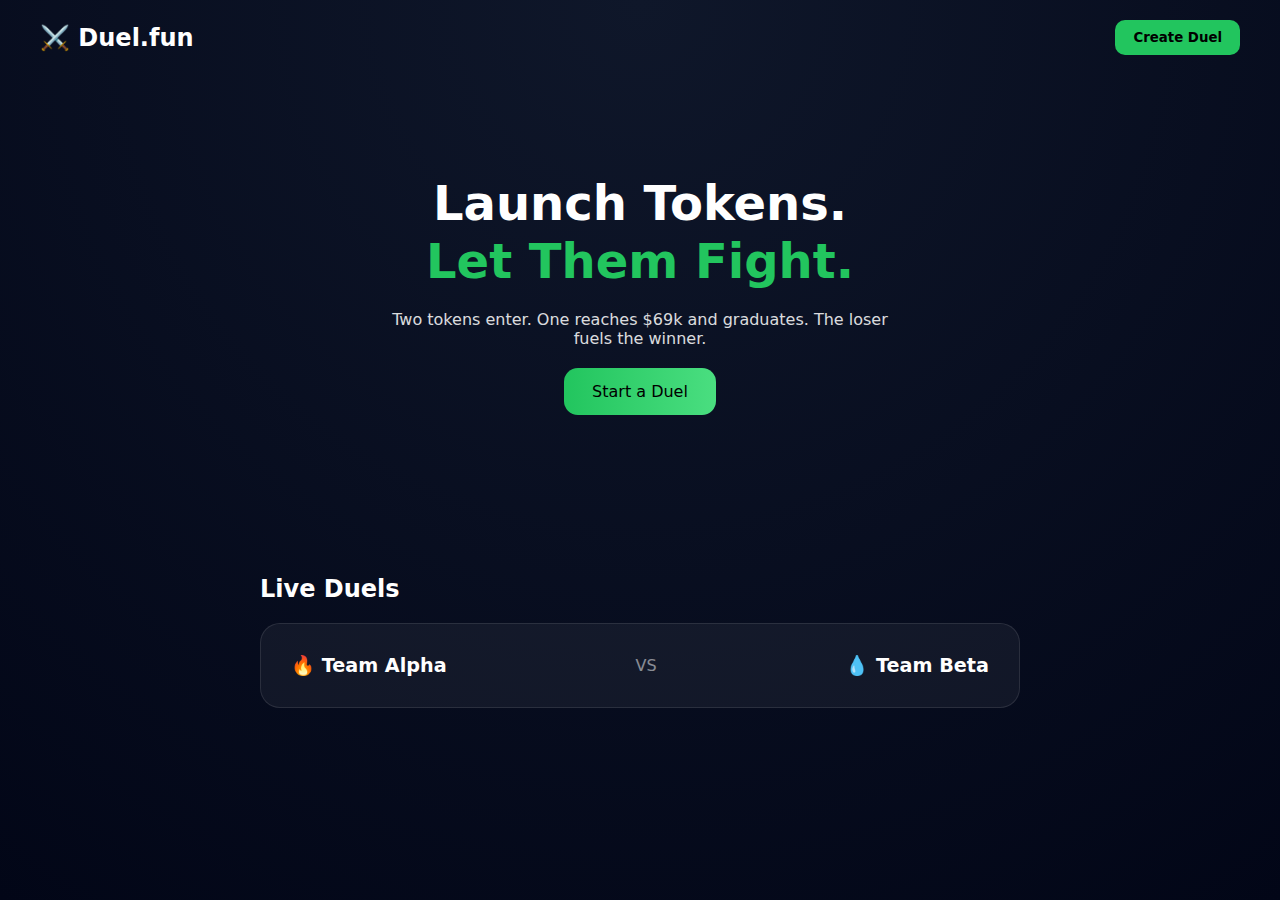
<file: index.html>
<!DOCTYPE html>
<html lang="en">
<head>
  <meta charset="UTF-8" />
  <meta name="viewport" content="width=device-width, initial-scale=1.0"/>
  <title>Duel.fun — PvP Launchpad</title>
  <link rel="stylesheet" href="style.css"/>
</head>
<body>

  <header class="navbar">
    <div class="logo">⚔️ Duel.fun</div>
    <button class="cta">Create Duel</button>
  </header>

  <section class="hero">
    <h1>Launch Tokens.<br><span>Let Them Fight.</span></h1>
    <p>
      Two tokens enter. One reaches $69k and graduates.
      The loser fuels the winner.
    </p>
    <button class="primary">Start a Duel</button>
  </section>

  <section class="duels">
    <h2>Live Duels</h2>

    <div class="duel-card">
      <div class="team">🔥 Team Alpha</div>
      <div class="vs">VS</div>
      <div class="team">💧 Team Beta</div>
    </div>
  </section>

  <script src="script.js"></script>
</body>
</html>
</file>
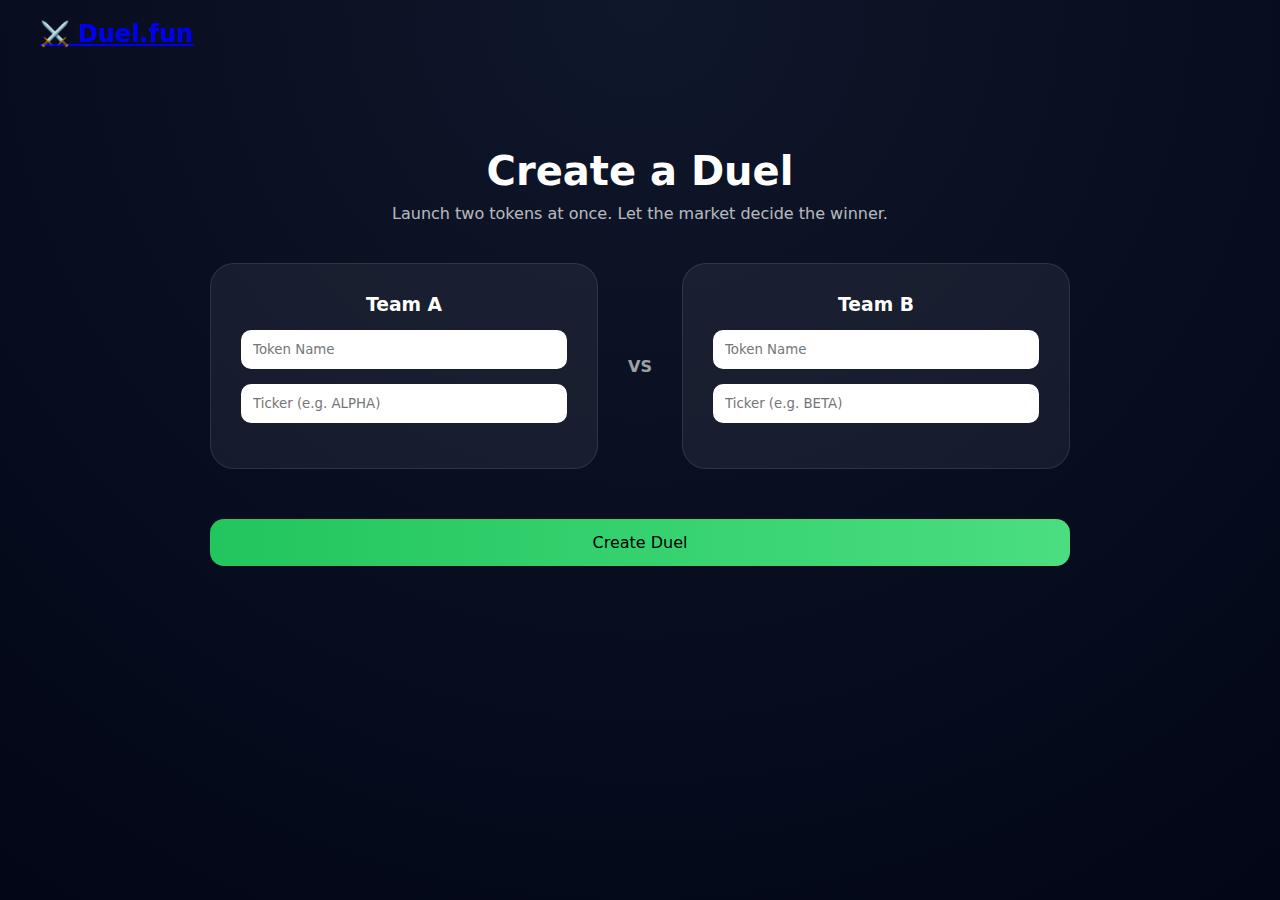
<file: create.html>
<!DOCTYPE html>
<html lang="en">
<head>
  <meta charset="UTF-8" />
  <meta name="viewport" content="width=device-width, initial-scale=1.0"/>
  <title>Create Duel — Duel.fun</title>
  <link rel="stylesheet" href="style.css"/>
</head>
<body>

  <header class="navbar">
    <a href="index.html" class="logo">⚔️ Duel.fun</a>
  </header>

  <section class="create-duel">
    <h1>Create a Duel</h1>
    <p>Launch two tokens at once. Let the market decide the winner.</p>

    <form class="duel-form">
      <div class="side">
        <h3>Team A</h3>
        <input type="text" placeholder="Token Name" required />
        <input type="text" placeholder="Ticker (e.g. ALPHA)" required />
      </div>

      <div class="vs-label">VS</div>

      <div class="side">
        <h3>Team B</h3>
        <input type="text" placeholder="Token Name" required />
        <input type="text" placeholder="Ticker (e.g. BETA)" required />
      </div>

      <button type="submit" class="primary full">
        Create Duel
      </button>
    </form>
  </section>

</body>
</html>
</file>
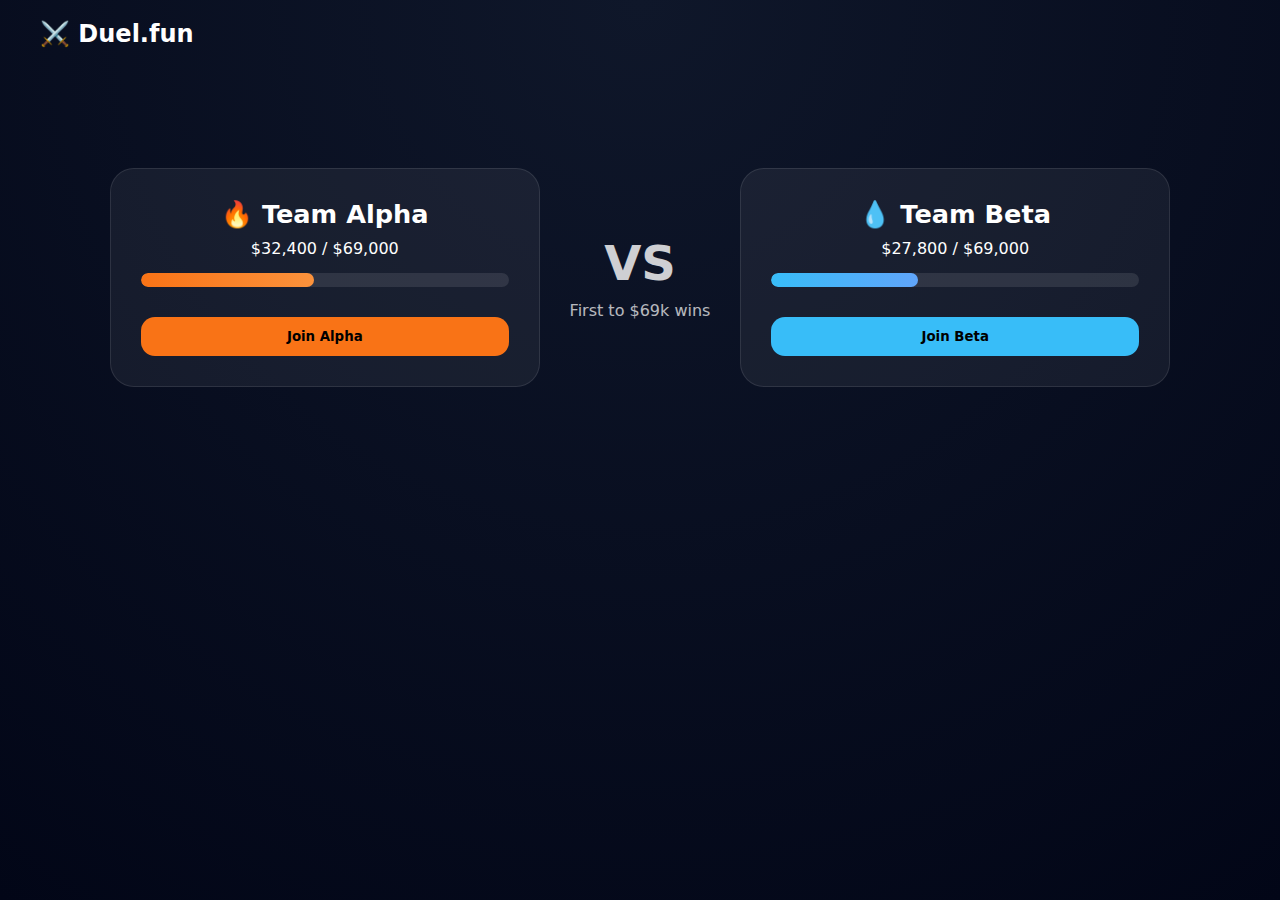
<file: duel.html>
<!DOCTYPE html>
<html lang="en">
<head>
  <meta charset="UTF-8" />
  <meta name="viewport" content="width=device-width, initial-scale=1.0"/>
  <title>Duel — Team A vs Team B</title>
  <link rel="stylesheet" href="style.css"/>
</head>
<body>

<header class="navbar">
  <div class="logo">⚔️ Duel.fun</div>
</header>

<section class="battle">

  <div class="side left">
    <h2>🔥 Team Alpha</h2>
    <p>$32,400 / $69,000</p>
    <div class="progress">
      <div class="bar alpha"></div>
    </div>
    <button class="join alpha-btn">Join Alpha</button>
  </div>

  <div class="center">
    <div class="vs-big">VS</div>
    <p class="status">First to $69k wins</p>
  </div>

  <div class="side right">
    <h2>💧 Team Beta</h2>
    <p>$27,800 / $69,000</p>
    <div class="progress">
      <div class="bar beta"></div>
    </div>
    <button class="join beta-btn">Join Beta</button>
  </div>

</section>

<script src="script.js"></script>
</body>
</html>
</file>
<file: style.css>
* {
  margin: 0;
  padding: 0;
  box-sizing: border-box;
  font-family: Inter, system-ui, sans-serif;
}

body {
  background: radial-gradient(circle at top, #0f172a, #020617);
  color: white;
  min-height: 100vh;
}

.navbar {
  display: flex;
  justify-content: space-between;
  padding: 20px 40px;
  align-items: center;
}

.logo {
  font-size: 1.5rem;
  font-weight: bold;
}

.cta {
  background: #22c55e;
  border: none;
  padding: 10px 18px;
  border-radius: 10px;
  cursor: pointer;
  font-weight: bold;
}

.hero {
  text-align: center;
  padding: 100px 20px;
}

.hero h1 {
  font-size: 3rem;
  line-height: 1.2;
}

.hero span {
  color: #22c55e;
}

.hero p {
  margin: 20px auto;
  max-width: 500px;
  opacity: 0.85;
}

.primary {
  background: linear-gradient(90deg, #22c55e, #4ade80);
  border: none;
  padding: 14px 28px;
  border-radius: 14px;
  font-size: 1rem;
  cursor: pointer;
}

.duels {
  padding: 60px 20px;
  max-width: 800px;
  margin: auto;
}

.duel-card {
  background: rgba(255,255,255,0.05);
  border: 1px solid rgba(255,255,255,0.1);
  border-radius: 20px;
  padding: 30px;
  display: flex;
  justify-content: space-between;
  align-items: center;
  margin-top: 20px;
}

.team {
  font-size: 1.2rem;
  font-weight: bold;
}

.vs {
  opacity: 0.5;
}


@media (max-width: 600px) {
  .hero h1 {
    font-size: 2.2rem;
  }

  .navbar {
    padding: 20px;
  }

  .duel-card {
    flex-direction: column;
    gap: 12px;
  }
}


.create-duel {
  max-width: 900px;
  margin: auto;
  padding: 80px 20px;
  text-align: center;
}

.create-duel h1 {
  font-size: 2.5rem;
}

.create-duel p {
  opacity: 0.7;
  margin: 10px 0 40px;
}

.duel-form {
  display: grid;
  grid-template-columns: 1fr auto 1fr;
  gap: 30px;
  align-items: center;
}

.side {
  background: rgba(255,255,255,0.05);
  border: 1px solid rgba(255,255,255,0.1);
  border-radius: 20px;
  padding: 30px;
}

.side h3 {
  margin-bottom: 15px;
}

.side input {
  width: 100%;
  padding: 12px;
  margin-bottom: 15px;
  border-radius: 10px;
  border: none;
  outline: none;
}

.vs-label {
  font-weight: bold;
  opacity: 0.6;
}

.full {
  grid-column: 1 / -1;
  margin-top: 20px;
  width: 100%;
}


@media (max-width: 700px) {
  .duel-form {
    grid-template-columns: 1fr;
  }

  .vs-label {
    display: none;
  }
}

.battle {
  display: grid;
  grid-template-columns: 1fr auto 1fr;
  gap: 30px;
  max-width: 1100px;
  margin: 80px auto;
  padding: 20px;
  align-items: center;
}

.side {
  background: rgba(255,255,255,0.06);
  border: 1px solid rgba(255,255,255,0.1);
  border-radius: 24px;
  padding: 30px;
  text-align: center;
}

.side h2 {
  font-size: 1.6rem;
  margin-bottom: 10px;
}

.progress {
  width: 100%;
  height: 14px;
  background: rgba(255,255,255,0.1);
  border-radius: 10px;
  margin: 15px 0;
  overflow: hidden;
}

.bar {
  height: 100%;
  border-radius: 10px;
}

.alpha {
  width: 47%;
  background: linear-gradient(90deg, #f97316, #fb923c);
}

.beta {
  width: 40%;
  background: linear-gradient(90deg, #38bdf8, #60a5fa);
}

.join {
  margin-top: 15px;
  padding: 12px;
  width: 100%;
  border: none;
  border-radius: 14px;
  font-weight: bold;
  cursor: pointer;
}

.alpha-btn {
  background: #f97316;
}

.beta-btn {
  background: #38bdf8;
}

.center {
  text-align: center;
}

.vs-big {
  font-size: 3rem;
  font-weight: bold;
  opacity: 0.8;
}

.status {
  opacity: 0.7;
  margin-top: 10px;
}

@media (max-width: 800px) {
  .battle {
    grid-template-columns: 1fr;
  }

  .center {
    order: -1;
    margin-bottom: 20px;
  }
}
</file>
